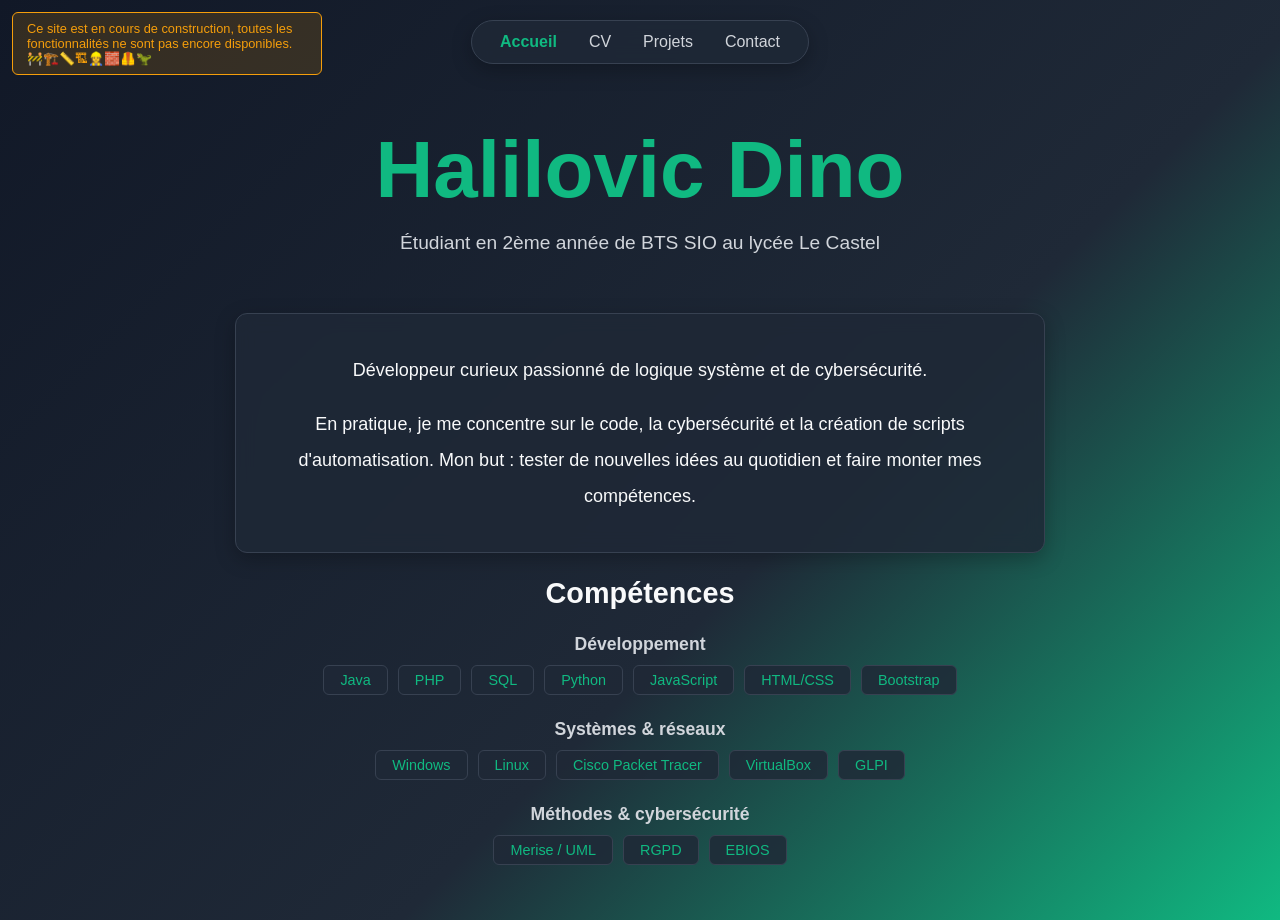
<file: index.html>
<!doctype html>
<html lang="fr">
  <head>
    <meta charset="UTF-8" />
    <meta name="viewport" content="width=device-width, initial-scale=1.0" />
    <meta
      name="description"
      content="Portfolio de Dino Halilovic, étudiant BTS SIO — développement, systèmes & réseaux, cybersécurité."
    />
    <title>Portfolio-DH</title>
    <link rel="stylesheet" href="style.css" />
  </head>
  <body>
    <nav class="navbar">
      <ul>
        <li><a href="index.html" class="active">Accueil</a></li>
        <li><a href="cv.html">CV</a></li>
        <li><a href="projets.html">Projets</a></li>
        <li><a href="contact.html">Contact</a></li>
      </ul>
    </nav>

    <section class="hero">
      <h1 class="hero-name">Halilovic Dino</h1>
      <p class="tagline">
        Étudiant en 2ème année de BTS SIO au lycée Le Castel
      </p>
    </section>

    <div class="construction-banner">
      Ce site est en cours de construction, toutes les fonctionnalités ne sont
      pas encore disponibles. 🚧🏗️📏🏗👷‍♀️🧱🦺🦖
    </div>

    <div class="moi">
      <p>
        Développeur curieux passionné de logique système et de cybersécurité.
      </p>
      <p>
        En pratique, je me concentre sur le code, la cybersécurité et la
        création de scripts d'automatisation. Mon but : tester de nouvelles
        idées au quotidien et faire monter mes compétences.
      </p>
    </div>

    <div class="skills">
      <h2>Compétences</h2>

      <div class="skills-group">
        <h3>Développement</h3>
        <div class="badges">
          <span class="badge">Java</span>
          <span class="badge">PHP</span>
          <span class="badge">SQL</span>
          <span class="badge">Python</span>
          <span class="badge">JavaScript</span>
          <span class="badge">HTML/CSS</span>
          <span class="badge">Bootstrap</span>
        </div>
      </div>

      <div class="skills-group">
        <h3>Systèmes & réseaux</h3>
        <div class="badges">
          <span class="badge">Windows</span>
          <span class="badge">Linux</span>
          <span class="badge">Cisco Packet Tracer</span>
          <span class="badge">VirtualBox</span>
          <span class="badge">GLPI</span>
        </div>
      </div>

      <div class="skills-group">
        <h3>Méthodes & cybersécurité</h3>
        <div class="badges">
          <span class="badge">Merise / UML</span>
          <span class="badge">RGPD</span>
          <span class="badge">EBIOS</span>
        </div>
      </div>
    </div>
  </body>
</html>
</file>
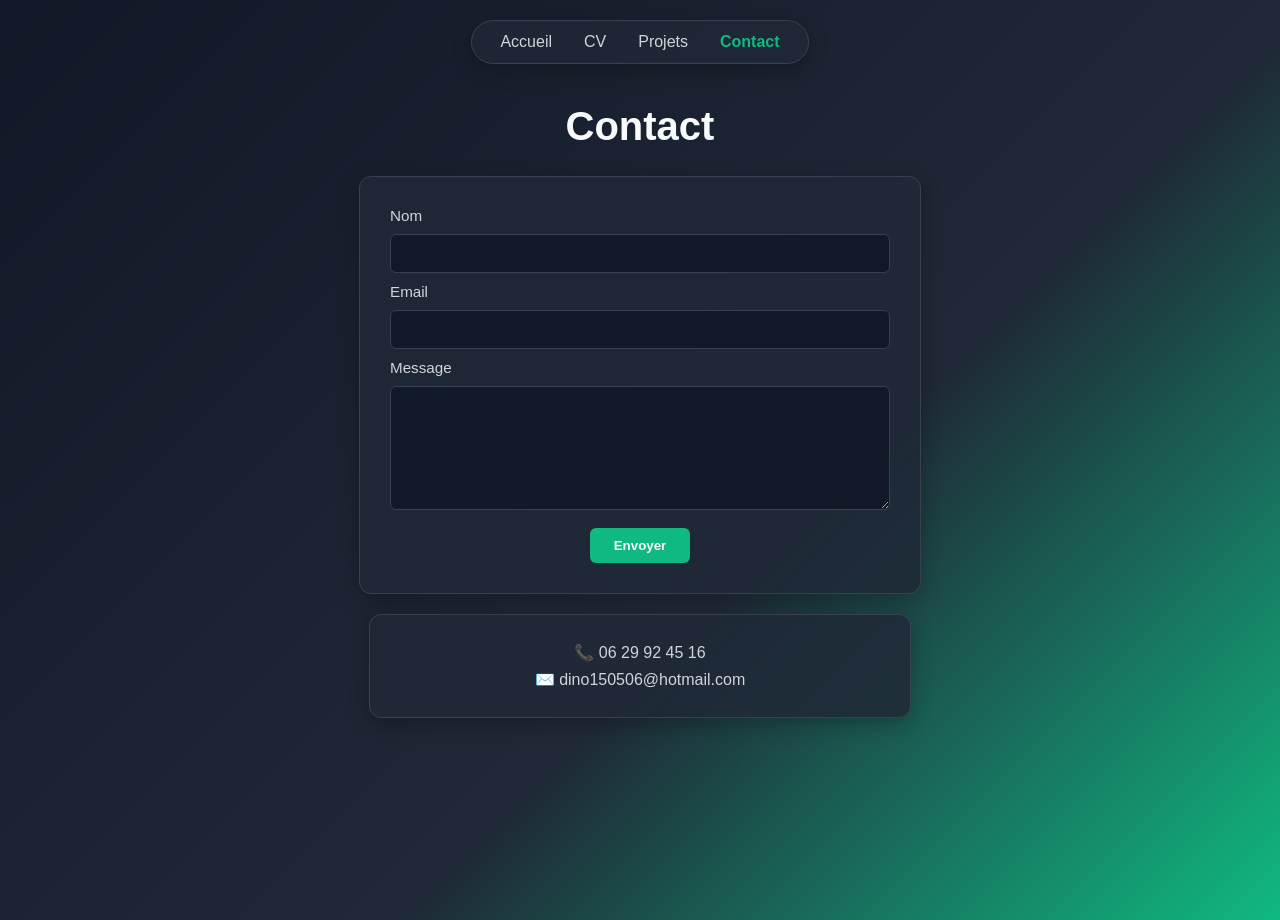
<file: contact.html>
<!DOCTYPE html>
<html lang="en">
<head>
    <meta charset="UTF-8">
    <meta name="viewport" content="width=device-width, initial-scale=1.0">
    <title>Contact - Portfolio-DH</title>
    <link rel="stylesheet" href="style.css">
</head>
<body>

<nav class="navbar">
  <ul>
    <li><a href="index.html">Accueil</a></li>
    <li><a href="cv.html">CV</a></li>
    <li><a href="projets.html">Projets</a></li>
    <li><a href="contact.html" class="active">Contact</a></li>
  </ul>
</nav>

<h1>Contact</h1>

<form class="contact-form" action="mailto:dino150506@hotmail.com" method="get" enctype="text/plain">
  <label for="name">Nom</label>
  <input type="text" id="name" name="Nom" required>

  <label for="email">Email</label>
  <input type="email" id="email" name="Email" required>

  <label for="message">Message</label>
  <textarea id="message" name="Message" rows="6" required></textarea>

  <button type="submit" class="btn-primary">Envoyer</button>
</form>

<div class="contact-info">
  <p>📞 06 29 92 45 16</p>
  <p>✉️ dino150506@hotmail.com</p>
</div>

</body>
</html>
</file>
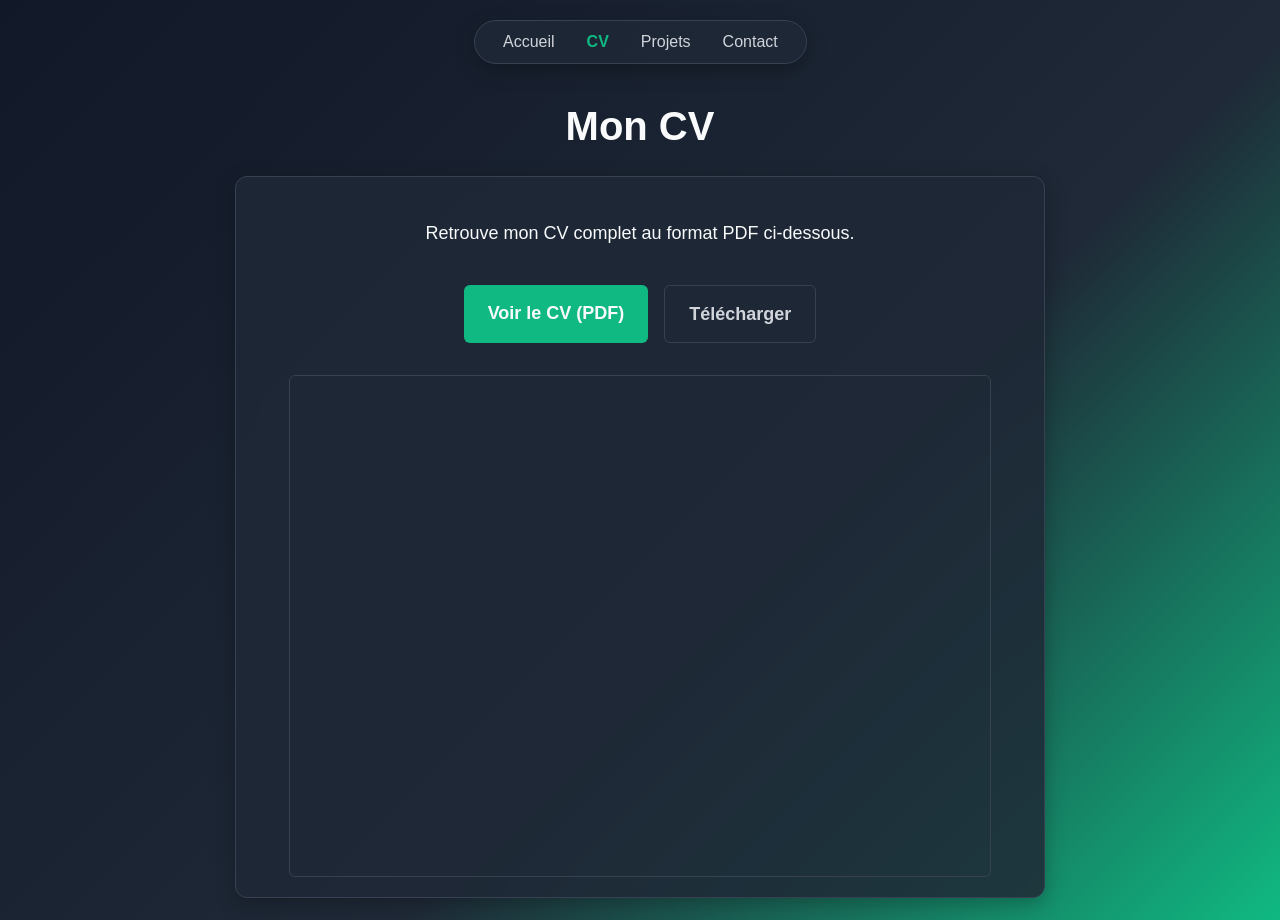
<file: cv.html>
<!DOCTYPE html>
<html lang="fr">
<head>
    <meta charset="UTF-8">
    <meta name="viewport" content="width=device-width, initial-scale=1.0">
    <title>CV - Portfolio-DH</title>
    <link rel="stylesheet" href="style.css">
</head>
<body>

<nav class="navbar">
  <ul>
    <li><a href="index.html">Accueil</a></li>
    <li><a href="cv.html" class="active">CV</a></li>
    <li><a href="projets.html">Projets</a></li>
    <li><a href="contact.html">Contact</a></li>
  </ul>
</nav>

<h1>Mon CV</h1>

<div class="moi cv-block">
  <p>Retrouve mon CV complet au format PDF ci-dessous.</p>

  <div class="cv-actions">
    <a href="assets/Halilovic_Dino_CV_Stage_SLAM.pdf" target="_blank" class="btn-primary">
      Voir le CV (PDF)
    </a>
    <a href="assets/Halilovic_Dino_CV_Stage_SLAM.pdf" download class="btn-secondary">
      Télécharger
    </a>
  </div>

  <iframe
    src="assets/Halilovic_Dino_CV_Stage_SLAM.pdf"
    class="cv-preview"
    title="Aperçu du CV"
  ></iframe>
</div>

</body>
<script src="script.js"></script>
</html>
</file>
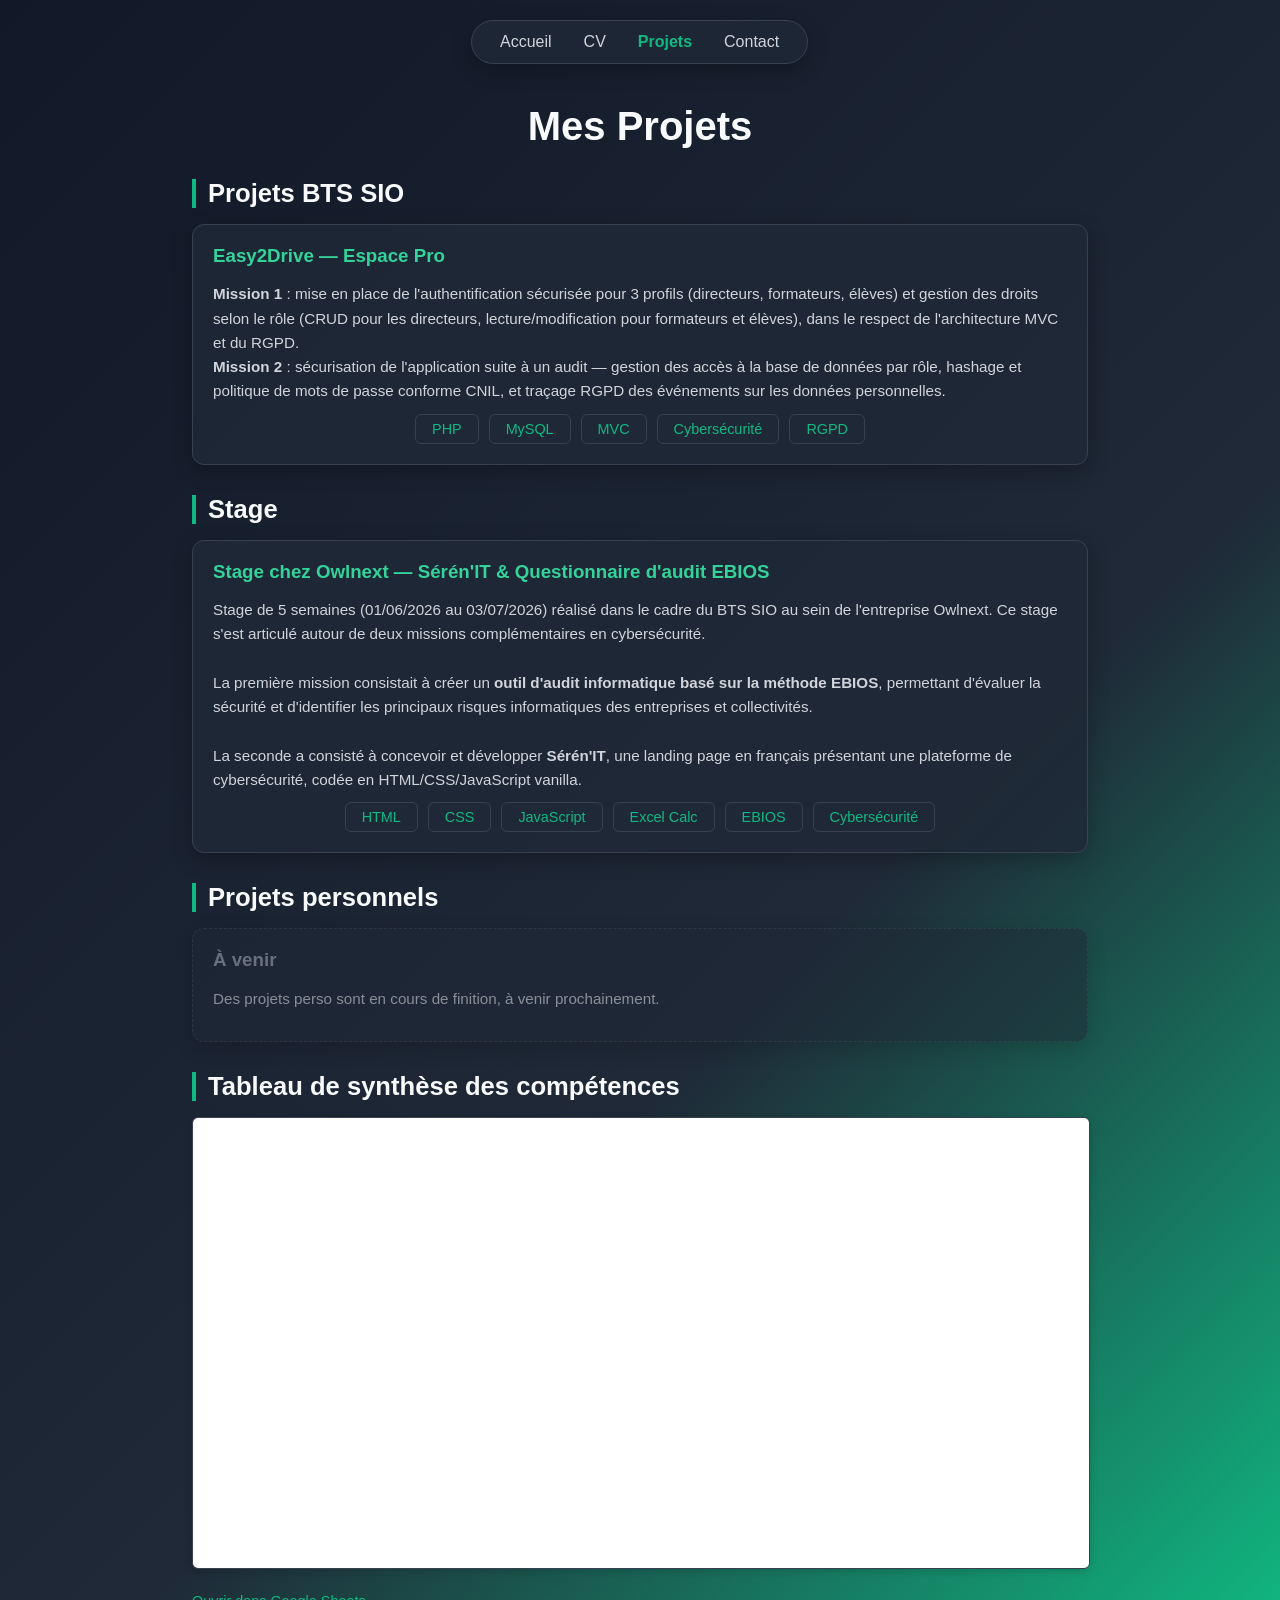
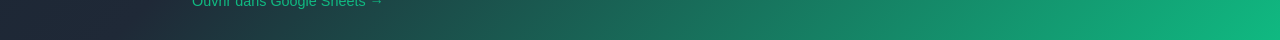
<file: projets.html>
<!DOCTYPE html>
<html lang="en">
<head>
    <meta charset="UTF-8">
    <meta name="viewport" content="width=device-width, initial-scale=1.0">
    <title>Projets - Portfolio-DH</title>
    <link rel="stylesheet" href="style.css">
</head>
<body>

<nav class="navbar">
  <ul>
    <li><a href="index.html">Accueil</a></li>
    <li><a href="cv.html">CV</a></li>
    <li><a href="projets.html" class="active">Projets</a></li>
    <li><a href="contact.html">Contact</a></li>
  </ul>
</nav>

<h1>Mes Projets</h1>

<div class="projects-section">
  <h2>Projets BTS SIO</h2>
  <div class="project-grid">

<div class="project-card">
  <h3>Easy2Drive — Espace Pro</h3>
  <p><strong>Mission 1</strong> : mise en place de l'authentification sécurisée pour 3 profils (directeurs, formateurs, élèves) et gestion des droits selon le rôle (CRUD pour les directeurs, lecture/modification pour formateurs et élèves), dans le respect de l'architecture MVC et du RGPD. <br><strong>Mission 2</strong> : sécurisation de l'application suite à un audit — gestion des accès à la base de données par rôle, hashage et politique de mots de passe conforme CNIL, et traçage RGPD des événements sur les données personnelles.</p>
  <div class="badges">
    <span class="badge">PHP</span>
    <span class="badge">MySQL</span>
    <span class="badge">MVC</span>
    <span class="badge">Cybersécurité</span>
    <span class="badge">RGPD</span>
  </div>
</div>

  </div>
</div>

<div class="projects-section">
  <h2>Stage</h2>
  <div class="project-grid">

<a href="stage-owlnext.html" class="project-card">
  <h3>Stage chez Owlnext — Sérén'IT & Questionnaire d'audit EBIOS</h3>
  <p>Stage de 5 semaines (01/06/2026 au 03/07/2026) réalisé dans le cadre du BTS SIO au sein de l'entreprise Owlnext. Ce stage s'est articulé autour de deux missions complémentaires en cybersécurité.
  <br><br>
  La première mission consistait à créer un <strong>outil d'audit informatique basé sur la méthode EBIOS</strong>, permettant d'évaluer la sécurité et d'identifier les principaux risques informatiques des entreprises et collectivités.

  <br><br>
  La seconde  a consisté à concevoir et développer <strong>Sérén'IT</strong>, une landing page en français présentant une plateforme de cybersécurité, codée en HTML/CSS/JavaScript vanilla.</p>
  <div class="badges">
    <span class="badge">HTML</span>
    <span class="badge">CSS</span>
    <span class="badge">JavaScript</span>
    <span class="badge">Excel Calc</span>
    <span class="badge">EBIOS</span>
    <span class="badge">Cybersécurité</span>
  </div>
</a>

  </div>
</div>

<div class="projects-section">
  <h2>Projets personnels</h2>
  <div class="project-grid">

<div class="project-card project-card-empty">
  <h3>À venir</h3>
  <p>Des projets perso sont en cours de finition, à venir prochainement. </p>
</div>

  </div>
</div>

<div class="projects-section">
  <h2>Tableau de synthèse des compétences</h2>
  <div class="sheet-preview">
    <iframe src="https://docs.google.com/spreadsheets/d/e/2PACX-1vT_TVIwwnCWz08IPr1fw1k_wD1epYbv39TRGg9_OkyZXo_WfogDPZbqd-_wMuEQqYo6HwL8uqlaJNoZ/pubhtml?widget=true&headers=false" title="Tableau de synthèse des compétences"></iframe>
  </div>
  <p><a href="https://docs.google.com/spreadsheets/d/1wFB-1VTFmGfyn3ITYdkx_nh9ajlbcUVTFYMcvnfv6cM/edit?usp=sharing" target="_blank" rel="noopener" class="sheet-link">Ouvrir dans Google Sheets &rarr;</a></p>
</div>

</body>
</html>
</file>
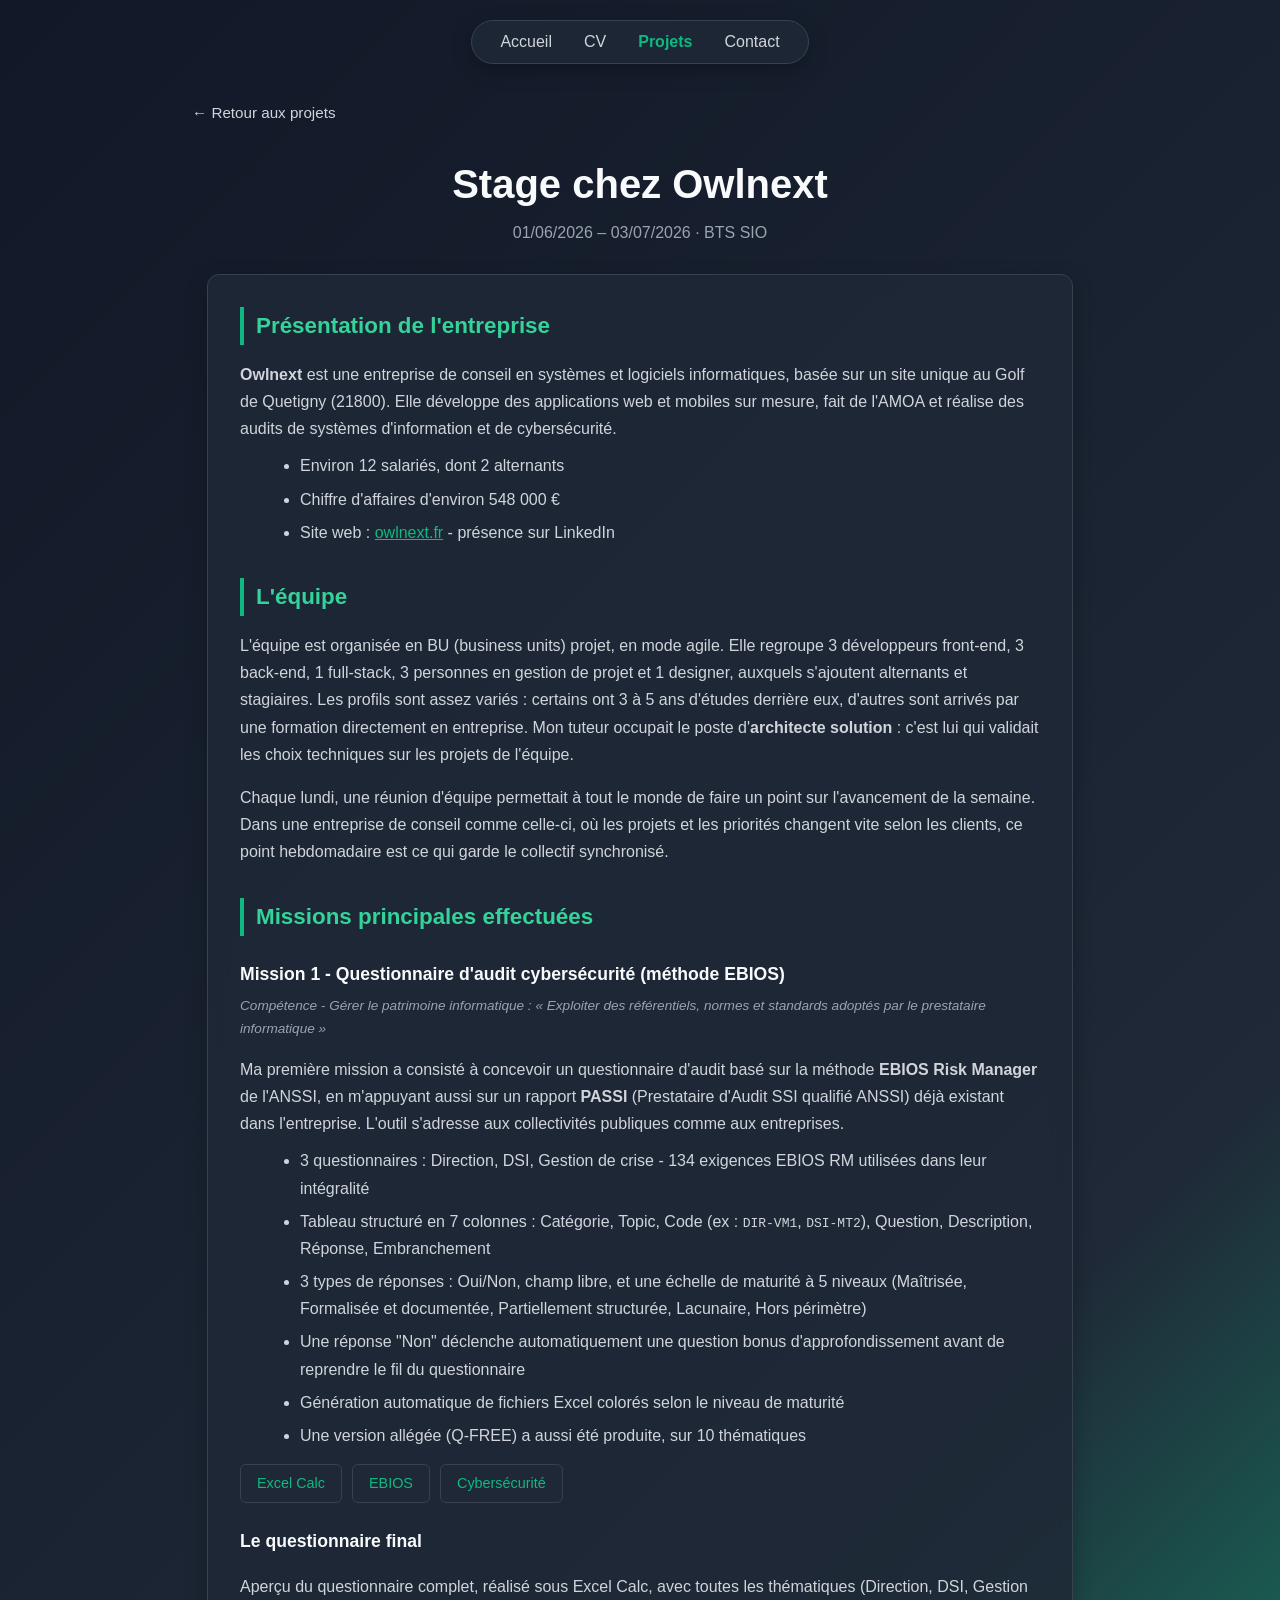
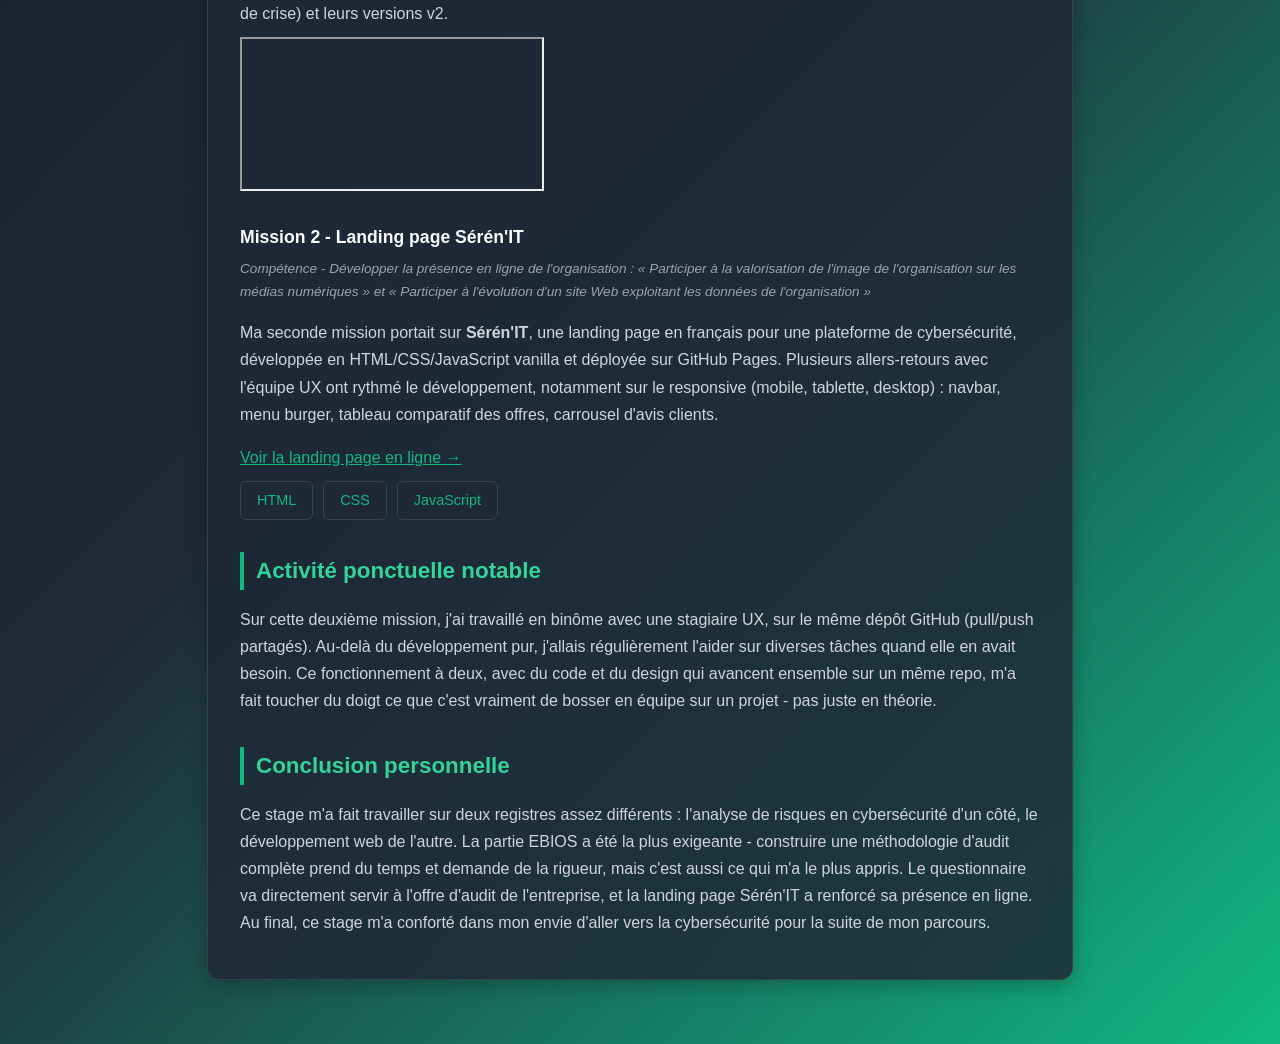
<file: stage-owlnext.html>
<!DOCTYPE html>
<html lang="en">
<head>
    <meta charset="UTF-8">
    <meta name="viewport" content="width=device-width, initial-scale=1.0">
    <title>Stage Owlnext - Portfolio-DH</title>
    <link rel="stylesheet" href="style.css">
</head>
<body>

<nav class="navbar">
  <ul>
    <li><a href="index.html">Accueil</a></li>
    <li><a href="cv.html">CV</a></li>
    <li><a href="projets.html" class="active">Projets</a></li>
    <li><a href="contact.html">Contact</a></li>
  </ul>
</nav>

<a href="projets.html" class="back-link">&larr; Retour aux projets</a>

<h1>Stage chez Owlnext</h1>
<p class="subtitle">01/06/2026 – 03/07/2026 · BTS SIO</p>

<div class="project-detail">

  <h2>Présentation de l'entreprise</h2>
  <p><strong>Owlnext</strong> est une entreprise de conseil en systèmes et logiciels informatiques, basée sur un site unique au Golf de Quetigny (21800). Elle développe des applications web et mobiles sur mesure, fait de l'AMOA et réalise des audits de systèmes d'information et de cybersécurité.</p>
  <ul>
    <li>Environ 12 salariés, dont 2 alternants</li>
    <li>Chiffre d'affaires d'environ 548 000 €</li>
    <li>Site web : <a href="https://owlnext.fr/" target="_blank">owlnext.fr</a> - présence sur LinkedIn</li>
  </ul>

  <h2>L'équipe</h2>
  <p>L'équipe est organisée en BU (business units) projet, en mode agile. Elle regroupe 3 développeurs front-end, 3 back-end, 1 full-stack, 3 personnes en gestion de projet et 1 designer, auxquels s'ajoutent alternants et stagiaires. Les profils sont assez variés : certains ont 3 à 5 ans d'études derrière eux, d'autres sont arrivés par une formation directement en entreprise. Mon tuteur occupait le poste d'<strong>architecte solution</strong> : c'est lui qui validait les choix techniques sur les projets de l'équipe.</p>
  <p>Chaque lundi, une réunion d'équipe permettait à tout le monde de faire un point sur l'avancement de la semaine. Dans une entreprise de conseil comme celle-ci, où les projets et les priorités changent vite selon les clients, ce point hebdomadaire est ce qui garde le collectif synchronisé.</p>

  <h2>Missions principales effectuées</h2>

  <h3>Mission 1 - Questionnaire d'audit cybersécurité (méthode EBIOS)</h3>
  <p class="competency-tag">Compétence - Gérer le patrimoine informatique : « Exploiter des référentiels, normes et standards adoptés par le prestataire informatique »</p>
  <p>Ma première mission a consisté à concevoir un questionnaire d'audit basé sur la méthode <strong>EBIOS Risk Manager</strong> de l'ANSSI, en m'appuyant aussi sur un rapport <strong>PASSI</strong> (Prestataire d'Audit SSI qualifié ANSSI) déjà existant dans l'entreprise. L'outil s'adresse aux collectivités publiques comme aux entreprises.</p>
  <ul>
    <li>3 questionnaires : Direction, DSI, Gestion de crise - 134 exigences EBIOS RM utilisées dans leur intégralité</li>
    <li>Tableau structuré en 7 colonnes : Catégorie, Topic, Code (ex : <code>DIR-VM1</code>, <code>DSI-MT2</code>), Question, Description, Réponse, Embranchement</li>
    <li>3 types de réponses : Oui/Non, champ libre, et une échelle de maturité à 5 niveaux (Maîtrisée, Formalisée et documentée, Partiellement structurée, Lacunaire, Hors périmètre)</li>
    <li>Une réponse "Non" déclenche automatiquement une question bonus d'approfondissement avant de reprendre le fil du questionnaire</li>
    <li>Génération automatique de fichiers Excel colorés selon le niveau de maturité</li>
    <li>Une version allégée (Q-FREE) a aussi été produite, sur 10 thématiques</li>
  </ul>
  <div class="badges">
    <span class="badge">Excel Calc</span>
    <span class="badge">EBIOS</span>
    <span class="badge">Cybersécurité</span>
  </div>

  <h3>Le questionnaire final</h3>
  <p>Aperçu du questionnaire complet, réalisé sous Excel Calc, avec toutes les thématiques (Direction, DSI, Gestion de crise) et leurs versions v2.</p>
  <div class="pdf-preview">
    <iframe src="https://drive.google.com/file/d/1jupHv8SKBUjpu8G1FCI5UbLsLKaOvdD1/preview" title="Questionnaire EBIOS"></iframe>
  </div>

  <h3>Mission 2 - Landing page Sérén'IT</h3>
  <p class="competency-tag">Compétence - Développer la présence en ligne de l'organisation : « Participer à la valorisation de l'image de l'organisation sur les médias numériques » et « Participer à l'évolution d'un site Web exploitant les données de l'organisation »</p>
  <p>Ma seconde mission portait sur <strong>Sérén'IT</strong>, une landing page en français pour une plateforme de cybersécurité, développée en HTML/CSS/JavaScript vanilla et déployée sur GitHub Pages. Plusieurs allers-retours avec l'équipe UX ont rythmé le développement, notamment sur le responsive (mobile, tablette, desktop) : navbar, menu burger, tableau comparatif des offres, carrousel d'avis clients.</p>
  <p><a href="https://owlnext-fr.github.io/serenit-landing-page/" target="_blank" rel="noopener">Voir la landing page en ligne &rarr;</a></p>
  <div class="badges">
    <span class="badge">HTML</span>
    <span class="badge">CSS</span>
    <span class="badge">JavaScript</span>
  </div>

  <h2>Activité ponctuelle notable</h2>
  <p>Sur cette deuxième mission, j'ai travaillé en binôme avec une stagiaire UX, sur le même dépôt GitHub (pull/push partagés). Au-delà du développement pur, j'allais régulièrement l'aider sur diverses tâches quand elle en avait besoin. Ce fonctionnement à deux, avec du code et du design qui avancent ensemble sur un même repo, m'a fait toucher du doigt ce que c'est vraiment de bosser en équipe sur un projet - pas juste en théorie.</p>

  <h2>Conclusion personnelle</h2>
  <p>Ce stage m'a fait travailler sur deux registres assez différents : l'analyse de risques en cybersécurité d'un côté, le développement web de l'autre. La partie EBIOS a été la plus exigeante - construire une méthodologie d'audit complète prend du temps et demande de la rigueur, mais c'est aussi ce qui m'a le plus appris. Le questionnaire va directement servir à l'offre d'audit de l'entreprise, et la landing page Sérén'IT a renforcé sa présence en ligne. Au final, ce stage m'a conforté dans mon envie d'aller vers la cybersécurité pour la suite de mon parcours.</p>

</div>

</body>
</html>
</file>
<file: style.css>
:root {
  /* Couleurs principales */
  --color-bg: #111827;
  --color-surface: #1F2937;
  --color-primary: #10B981;
  --color-primary-hover: #059669;
  --color-accent: #34D399;

  /* Texte */
  --color-text: #F9FAFB;
  --color-text-secondary: #D1D5DB;
  --color-text-muted: #9CA3AF;

  /* Bordures */
  --color-border: #374151;

  /* États */
  --color-success: #22C55E;
  --color-warning: #F59E0B;
  --color-error: #EF4444;

  /* Ombres */
  --shadow-sm: 0 2px 8px rgba(0, 0, 0, 0.15);
  --shadow-md: 0 6px 20px rgba(0, 0, 0, 0.25);
  --shadow-lg: 0 12px 30px rgba(0, 0, 0, 0.35);

  /* Rayons */
  --radius-sm: 6px;
  --radius-md: 12px;
  --radius-lg: 20px;

  /* Espacements */
  --spacing-xs: 0.5rem;
  --spacing-sm: 1rem;
  --spacing-md: 1.5rem;
  --spacing-lg: 2rem;
  --spacing-xl: 4rem;

  /* Transitions */
  --transition: all 0.3s ease;

  /* Dégradé */
  --gradient-bg: linear-gradient(
    135deg,
    #111827 0%,
    #1F2937 60%,
    #10B981 100%
  );
}

/* Base */
body {
  background: var(--gradient-bg);
  color: var(--color-text);
  font-family: "Poppins", sans-serif;
  margin: 0;
  min-height: 100vh;
}

h1 {
  text-align: center;
  color: var(--color-text);
  font-size: 2.5rem;
  margin-top: 40px;
}

/* Navbar */
.navbar {
  width: fit-content;
  margin: 20px auto;
  padding: 12px 28px;
  background: rgba(31, 41, 55, 0.85);
  backdrop-filter: blur(10px);
  border: 1px solid var(--color-border);
  border-radius: 999px;
  box-shadow: var(--shadow-md);
}

.navbar ul {
  list-style: none;
  display: flex;
  justify-content: center;
  align-items: center;
  gap: 32px;
  margin: 0;
  padding: 0;
}

.navbar a {
  position: relative;
  text-decoration: none;
  color: var(--color-text-secondary);
  font-size: 1rem;
  font-weight: 500;
  transition: var(--transition);
}

.navbar a:hover {
  color: var(--color-accent);
}

.navbar a::after {
  content: "";
  position: absolute;
  left: 0;
  bottom: -6px;
  width: 0;
  height: 2px;
  background: var(--color-primary);
  transition: width 0.3s ease;
}

.navbar a:hover::after {
  width: 100%;
}

.navbar a.active {
  color: var(--color-primary);
  font-weight: 600;
}

/* Page accueil */
.hero {
  text-align: center;
  padding: 40px 20px 20px;
}

.hero-name {
  font-size: 5rem;
  font-weight: 800;
  margin: 0;
  color: var(--color-primary);
}

.tagline {
  color: var(--color-text-secondary);
  font-size: 1.2rem;
  margin-top: 16px;
}

.moi {
  width: 60%;
  margin: 20px auto;
  padding: 20px;
  background: rgba(31, 41, 55, 0.85);
  backdrop-filter: blur(10px);
  border: 1px solid var(--color-border);
  border-radius: var(--radius-md);
  box-shadow: var(--shadow-md);
  text-align: center;
  font-size: 18px;
  line-height: 2;
}

/* Compétences */
.skills {
  width: 60%;
  margin: 20px auto;
  text-align: center;
}

.skills h2 {
  color: var(--color-text);
  font-size: 1.8rem;
  margin-bottom: var(--spacing-md);
}

.skills-group {
  margin-bottom: var(--spacing-md);
}

.skills-group h3 {
  color: var(--color-text-secondary);
  font-size: 1.1rem;
  font-weight: 600;
  margin-bottom: 10px;
}

.badges {
  display: flex;
  justify-content: center;
  flex-wrap: wrap;
  gap: 10px;
}

.badge {
  background: rgba(31, 41, 55, 0.85);
  border: 1px solid var(--color-border);
  border-radius: var(--radius-sm);
  padding: 6px 16px;
  color: var(--color-primary);
  font-size: 0.9rem;
  font-weight: 500;
  transition: var(--transition);
}

.badge:hover {
  border-color: var(--color-accent);
  color: var(--color-accent);
}

/* Page CV */
.cv-block {
  display: flex;
  flex-direction: column;
  align-items: center;
  gap: var(--spacing-sm);
}

.cv-actions {
  display: flex;
  gap: var(--spacing-sm);
}

.btn-primary,
.btn-secondary {
  text-decoration: none;
  padding: 10px 24px;
  border-radius: var(--radius-sm);
  font-weight: 600;
  transition: var(--transition);
}

.btn-primary {
  background: var(--color-primary);
  color: var(--color-text);
  border: none;
  cursor: pointer;
}

.btn-primary:hover {
  background: var(--color-primary-hover);
}

.btn-secondary {
  background: transparent;
  border: 1px solid var(--color-border);
  color: var(--color-text-secondary);
}

.btn-secondary:hover {
  color: var(--color-accent);
  border-color: var(--color-accent);
}

.cv-preview {
  width: 100%;
  max-width: 700px;
  height: 500px;
  border: 1px solid var(--color-border);
  border-radius: var(--radius-sm);
  margin-top: var(--spacing-sm);
}

/* Page contact */
.contact-form {
  width: 60%;
  max-width: 500px;
  margin: 20px auto;
  padding: 30px;
  background: rgba(31, 41, 55, 0.85);
  border: 1px solid var(--color-border);
  border-radius: var(--radius-md);
  box-shadow: var(--shadow-md);
  display: flex;
  flex-direction: column;
  gap: 10px;
}

.contact-form label {
  color: var(--color-text-secondary);
  font-size: 0.95rem;
  font-weight: 500;
}

.contact-form input,
.contact-form textarea {
  background: var(--color-bg);
  border: 1px solid var(--color-border);
  border-radius: var(--radius-sm);
  color: var(--color-text);
  padding: 10px 14px;
  font-family: "Poppins", sans-serif;
  font-size: 0.95rem;
  resize: vertical;
}

.contact-form input:focus,
.contact-form textarea:focus {
  outline: none;
  border-color: var(--color-primary);
}

.contact-form .btn-primary {
  margin-top: 8px;
  align-self: center;
}

.contact-info {
  width: 60%;
  max-width: 500px;
  margin: 20px auto;
  padding: 20px;
  background: rgba(31, 41, 55, 0.85);
  border: 1px solid var(--color-border);
  border-radius: var(--radius-md);
  box-shadow: var(--shadow-md);
  text-align: center;
}

.contact-info p {
  margin: 8px 0;
  color: var(--color-text-secondary);
  font-size: 1rem;
}

/* Page projets */
.projects-section {
  width: 70%;
  margin: 30px auto;
}

.projects-section h2 {
  color: var(--color-text);
  font-size: 1.6rem;
  margin-bottom: var(--spacing-sm);
  border-left: 4px solid var(--color-primary);
  padding-left: 12px;
}

.project-grid {
  display: grid;
  grid-template-columns: repeat(auto-fit, minmax(280px, 1fr));
  gap: var(--spacing-sm);
}

.project-card {
  background: rgba(31, 41, 55, 0.85);
  border: 1px solid var(--color-border);
  border-radius: var(--radius-md);
  box-shadow: var(--shadow-md);
  padding: 20px;
  transition: var(--transition);
}

.project-card:hover {
  border-color: var(--color-primary);
  transform: translateY(-4px);
}

.project-card h3 {
  color: var(--color-accent);
  margin-top: 0;
  margin-bottom: 10px;
}

.project-card p {
  color: var(--color-text-secondary);
  font-size: 0.95rem;
  line-height: 1.6;
  margin-bottom: 10px;
}

a.project-card {
  text-decoration: none;
  color: inherit;
  display: block;
}

/* Page détail projet/stage */
.back-link {
  display: inline-block;
  margin: 20px 0 0 15%;
  text-decoration: none;
  color: var(--color-text-secondary);
  font-size: 0.95rem;
  transition: var(--transition);
}

.back-link:hover {
  color: var(--color-accent);
}

.subtitle {
  text-align: center;
  color: var(--color-text-muted);
  font-size: 1rem;
  margin-top: -10px;
  margin-bottom: var(--spacing-lg);
}

.project-detail {
  width: 70%;
  max-width: 800px;
  margin: 0 auto var(--spacing-xl);
  padding: var(--spacing-lg);
  background: rgba(31, 41, 55, 0.85);
  backdrop-filter: blur(10px);
  border: 1px solid var(--color-border);
  border-radius: var(--radius-md);
  box-shadow: var(--shadow-md);
  line-height: 1.7;
  color: var(--color-text-secondary);
}

.project-detail h2 {
  color: var(--color-accent);
  font-size: 1.4rem;
  margin-top: var(--spacing-lg);
  margin-bottom: 10px;
  border-left: 4px solid var(--color-primary);
  padding-left: 12px;
}

.project-detail h2:first-child {
  margin-top: 0;
}

.project-detail h3 {
  color: var(--color-text);
  font-size: 1.1rem;
  margin-top: var(--spacing-md);
  margin-bottom: 8px;
}

.project-detail p {
  margin-bottom: 10px;
}

.project-detail ul {
  margin: 10px 0 15px 20px;
}

.project-detail ul li {
  margin-bottom: 6px;
}

.project-detail a {
  color: var(--color-primary);
  transition: var(--transition);
}

.project-detail a:hover {
  color: var(--color-accent);
}

.project-detail .badges {
  margin-top: 10px;
  margin-bottom: 20px;
  justify-content: flex-start;
}

.competency-tag {
  font-size: 0.85rem;
  font-style: italic;
  color: var(--color-text-muted);
  margin-top: -4px;
  margin-bottom: 12px;
}

/* Tableau de synthèse (Google Sheets) */
.sheet-preview {
  width: 100%;
  height: 450px;
  margin: 15px 0;
  border: 1px solid var(--color-border);
  border-radius: var(--radius-sm);
  overflow: hidden;
  box-shadow: var(--shadow-sm);
}

.sheet-preview iframe {
  width: 100%;
  height: 100%;
  border: none;
  background: #fff;
}

.sheet-link {
  display: inline-block;
  margin-top: 8px;
  text-decoration: none;
  color: var(--color-primary);
  font-size: 0.9rem;
  font-weight: 500;
  transition: var(--transition);
}

.sheet-link:hover {
  color: var(--color-accent);
}

.project-card-empty {
  border-style: dashed;
  opacity: 0.6;
}

.project-card-empty h3 {
  color: var(--color-text-muted);
}

/* Bandeau site en construction */
.construction-banner {
  position: fixed;
  top: 12px;
  left: 12px;
  max-width: 280px;
  padding: 8px 14px;
  background: rgba(245, 158, 11, 0.15);
  border: 1px solid var(--color-warning);
  border-radius: var(--radius-sm);
  color: var(--color-warning);
  font-size: 0.8rem;
  z-index: 100;
}
</file>
